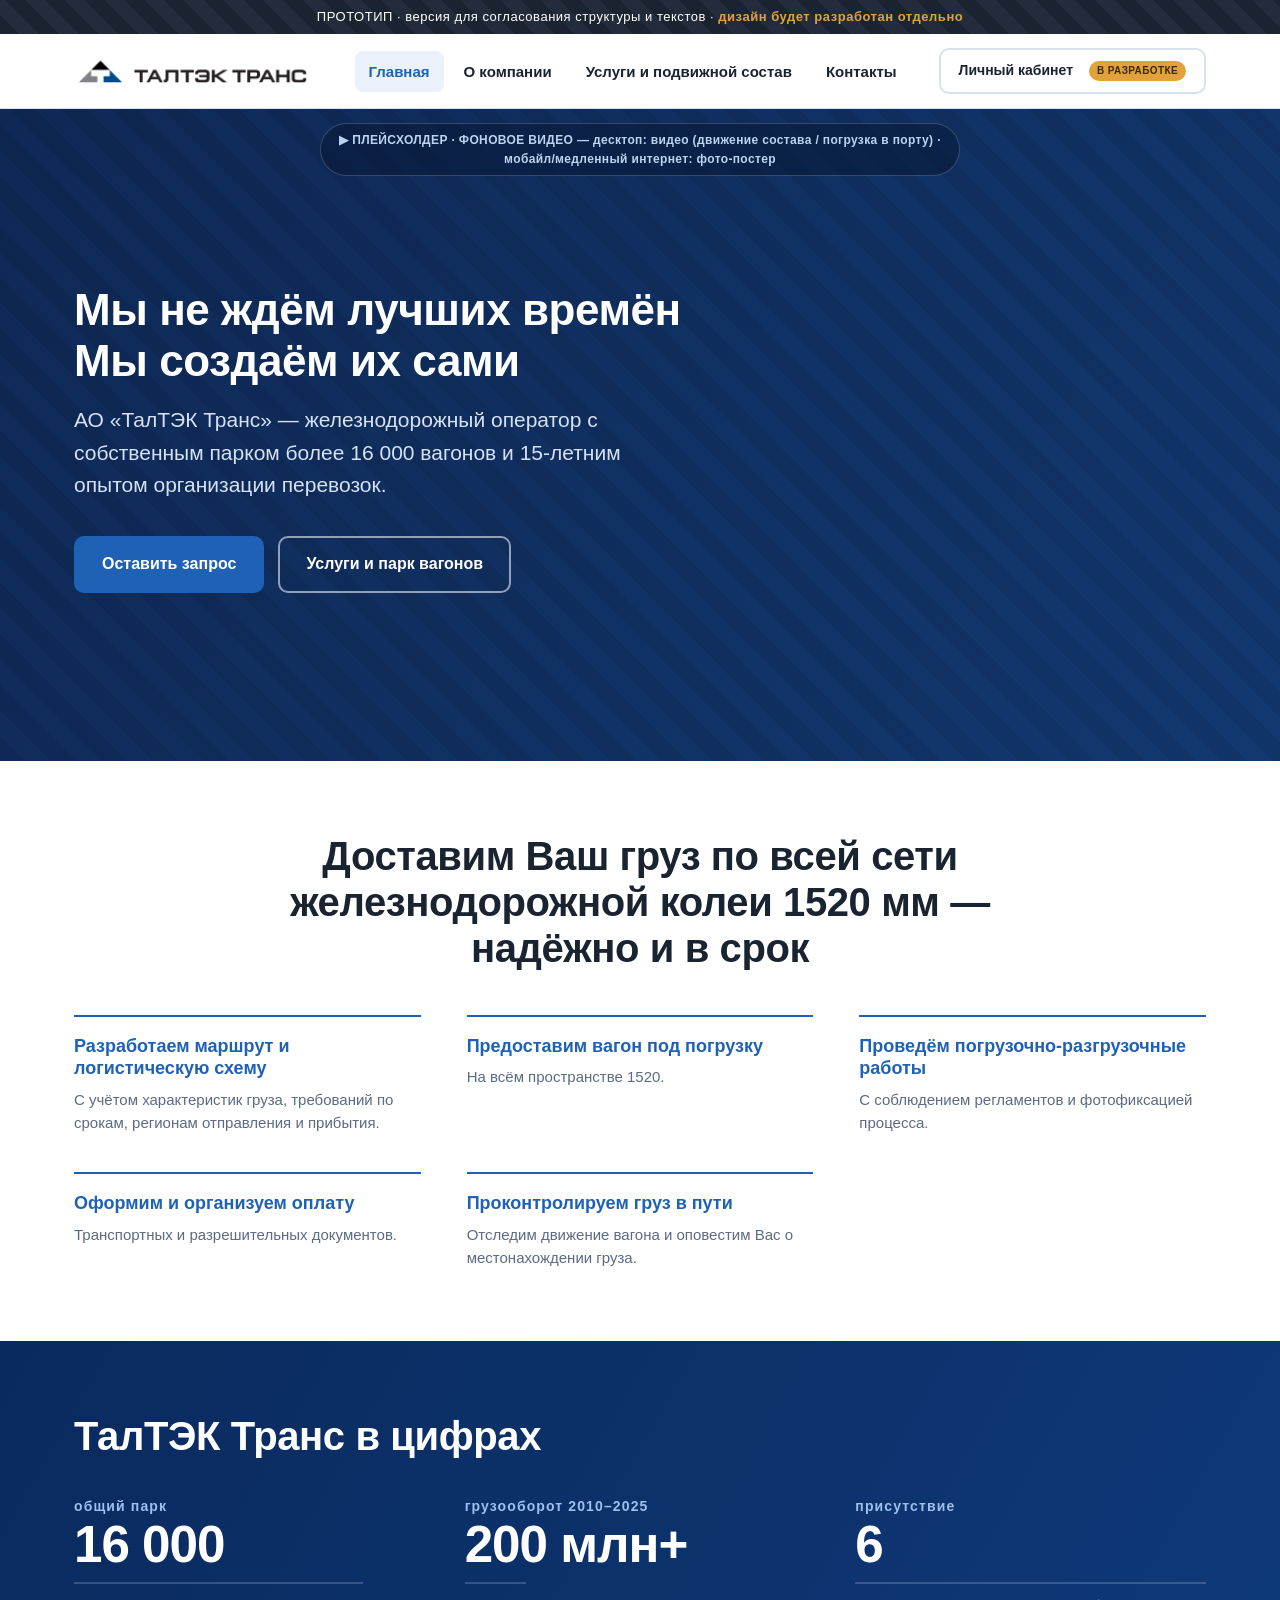
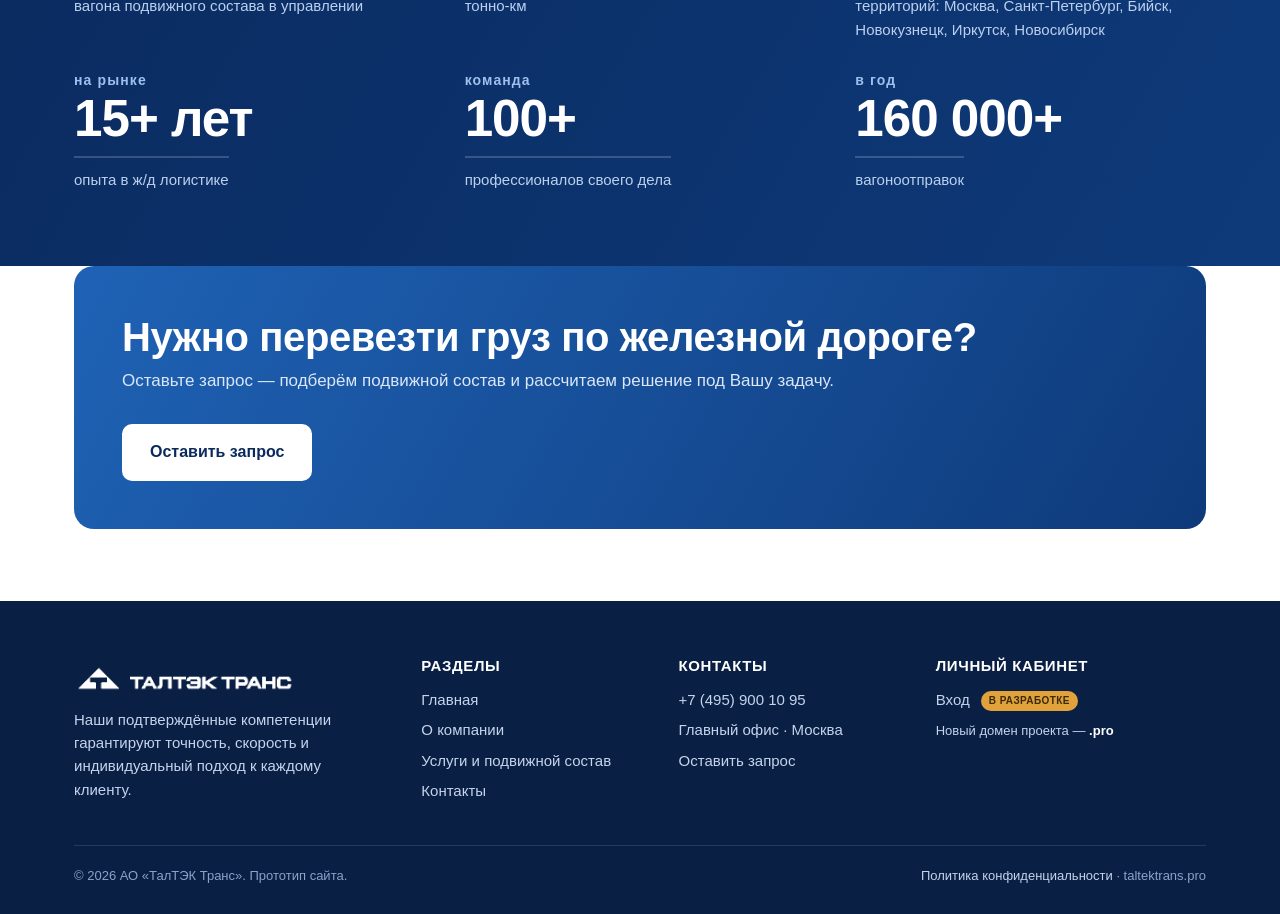
<file: index.html>
<!DOCTYPE html>
<html lang="ru">
<head>
<meta charset="UTF-8">
<meta name="viewport" content="width=device-width, initial-scale=1">
<title>ТалТЭК Транс — железнодорожный оператор · ПРОТОТИП</title>
<link rel="stylesheet" href="assets/styles.css">
</head>
<body>

<div class="proto-bar">ПРОТОТИП · версия для согласования структуры и текстов · <b>дизайн будет разработан отдельно</b></div>

<!-- ХЕДЕР -->
<header class="header">
  <div class="container row">
    <a class="brand" href="index.html">
      <img class="logo" src="assets/logo-trans.png" alt="ТалТЭК Транс" width="486" height="61">
    </a>
    <button class="burger" aria-label="Меню"><span></span><span></span><span></span></button>
    <nav class="nav">
      <a class="active" href="index.html">Главная</a>
      <a href="about.html">О компании</a>
      <a href="services.html">Услуги и подвижной состав</a>
      <a href="contacts.html">Контакты</a>
    </nav>
    <div class="tools">
      <a class="btn btn-outline btn-sm lk" href="#" data-stub="Личный кабинет — в стадии разработки.">Личный кабинет<span class="badge">в разработке</span></a>
    </div>
  </div>
</header>

<!-- HERO -->
<section class="hero">
  <div class="ph"></div>
  <div class="hero-cap">▶ ПЛЕЙСХОЛДЕР · ФОНОВОЕ ВИДЕО — десктоп: видео (движение состава / погрузка в порту) · мобайл/медленный интернет: фото-постер</div>
  <div class="container">
    <div class="inner">
      <h1>Мы не ждём лучших времён<br>Мы создаём их сами</h1>
      <p>АО «ТалТЭК Транс» — железнодорожный оператор с собственным парком более 16&nbsp;000 вагонов и 15-летним опытом организации перевозок.</p>
      <div class="cta">
        <a class="btn btn-primary" href="contacts.html#form">Оставить запрос</a>
        <a class="btn btn-ghost" href="services.html">Услуги и парк вагонов</a>
      </div>
    </div>
  </div>
</section>

<!-- ЧТО МЫ ДЕЛАЕМ -->
<section>
  <div class="container">
    <div class="center narrow" style="margin:0 auto 12px">
      <span class="eyebrow">Перевозка «под ключ»</span>
      <h2>Доставим Ваш груз по всей сети железнодорожной колеи 1520 мм — надёжно и в&nbsp;срок</h2>
    </div>
    <div class="route">
      <div class="rstep">
        <div class="rtitle">Разработаем маршрут и логистическую схему</div>
        <div class="rdesc">С учётом характеристик груза, требований по срокам, регионам отправления и прибытия.</div>
      </div>
      <div class="rstep">
        <div class="rtitle">Предоставим вагон под погрузку</div>
        <div class="rdesc">На всём пространстве 1520.</div>
      </div>
      <div class="rstep">
        <div class="rtitle">Проведём погрузочно-разгрузочные работы</div>
        <div class="rdesc">С соблюдением регламентов и фотофиксацией процесса.</div>
      </div>
      <div class="rstep">
        <div class="rtitle">Оформим и организуем оплату</div>
        <div class="rdesc">Транспортных и разрешительных документов.</div>
      </div>
      <div class="rstep">
        <div class="rtitle">Проконтролируем груз в пути</div>
        <div class="rdesc">Отследим движение вагона и оповестим Вас о местонахождении груза.</div>
      </div>
    </div>
  </div>
</section>

<!-- ЦИФРЫ (тизер) -->
<section class="section-navy">
  <div class="container">
    <span class="eyebrow" style="color:#9fc0ee">Коротко о масштабе</span>
    <h2>ТалТЭК Транс в цифрах</h2>
    <div class="stats mt40">
      <div class="stat"><div class="num"><span class="u">общий парк</span>16 000</div><div class="lbl">вагона подвижного состава в управлении</div></div>
      <div class="stat"><div class="num"><span class="u">грузооборот 2010–2025</span>200 млн+</div><div class="lbl">тонно-км</div></div>
      <div class="stat"><div class="num"><span class="u">присутствие</span>6</div><div class="lbl">территорий: Москва, Санкт-Петербург, Бийск, Новокузнецк, Иркутск, Новосибирск</div></div>
      <div class="stat"><div class="num"><span class="u">на рынке</span>15+ лет</div><div class="lbl">опыта в ж/д логистике</div></div>
      <div class="stat"><div class="num"><span class="u">команда</span>100+</div><div class="lbl">профессионалов своего дела</div></div>
      <div class="stat"><div class="num"><span class="u">в год</span>160 000+</div><div class="lbl">вагоноотправок</div></div>
    </div>
  </div>
</section>

<!-- CTA -->
<section style="padding-top:0">
  <div class="container">
    <div class="cta-band">
      <div>
        <h2>Нужно перевезти груз по железной дороге?</h2>
        <p>Оставьте запрос — подберём подвижной состав и рассчитаем решение под Вашу задачу.</p>
      </div>
      <a class="btn btn-primary" style="background:#fff;color:var(--navy)" href="contacts.html#form">Оставить запрос</a>
    </div>
  </div>
</section>

<!-- ФУТЕР -->
<footer class="footer">
  <div class="container">
    <div class="cols">
      <div>
        <a class="brand" href="index.html"><img class="logo" src="assets/logo-white.png" alt="ТалТЭК Транс" width="486" height="61"></a>
        <p style="margin-top:16px;max-width:280px">Наши подтверждённые компетенции гарантируют точность, скорость и индивидуальный подход к каждому клиенту.</p>
      </div>
      <div>
        <h4>Разделы</h4>
        <a href="index.html">Главная</a>
        <a href="about.html">О компании</a>
        <a href="services.html">Услуги и подвижной состав</a>
        <a href="contacts.html">Контакты</a>
      </div>
      <div>
        <h4>Контакты</h4>
        <a href="tel:+74959001095">+7 (495) 900 10 95</a>
        <a href="#" data-stub="Это прототип — переход к карте/сайту будет на готовом сайте.">Главный офис · Москва</a>
        <a href="contacts.html#form">Оставить запрос</a>
      </div>
      <div>
        <h4>Личный кабинет</h4>
        <a href="#" data-stub="Личный кабинет — в стадии разработки.">Вход <span class="badge">в разработке</span></a>
        <p style="margin-top:10px;font-size:13px">Новый домен проекта — <b style="color:#fff">.pro</b></p>
      </div>
    </div>
    <div class="bottom">
      <span>© 2026 АО «ТалТЭК Транс». Прототип сайта.</span>
      <span><a href="#" data-stub="Заглушка прототипа." style="display:inline">Политика конфиденциальности</a> · taltektrans.pro</span>
    </div>
  </div>
</footer>

<script src="assets/script.js"></script>
</body>
</html>
</file>
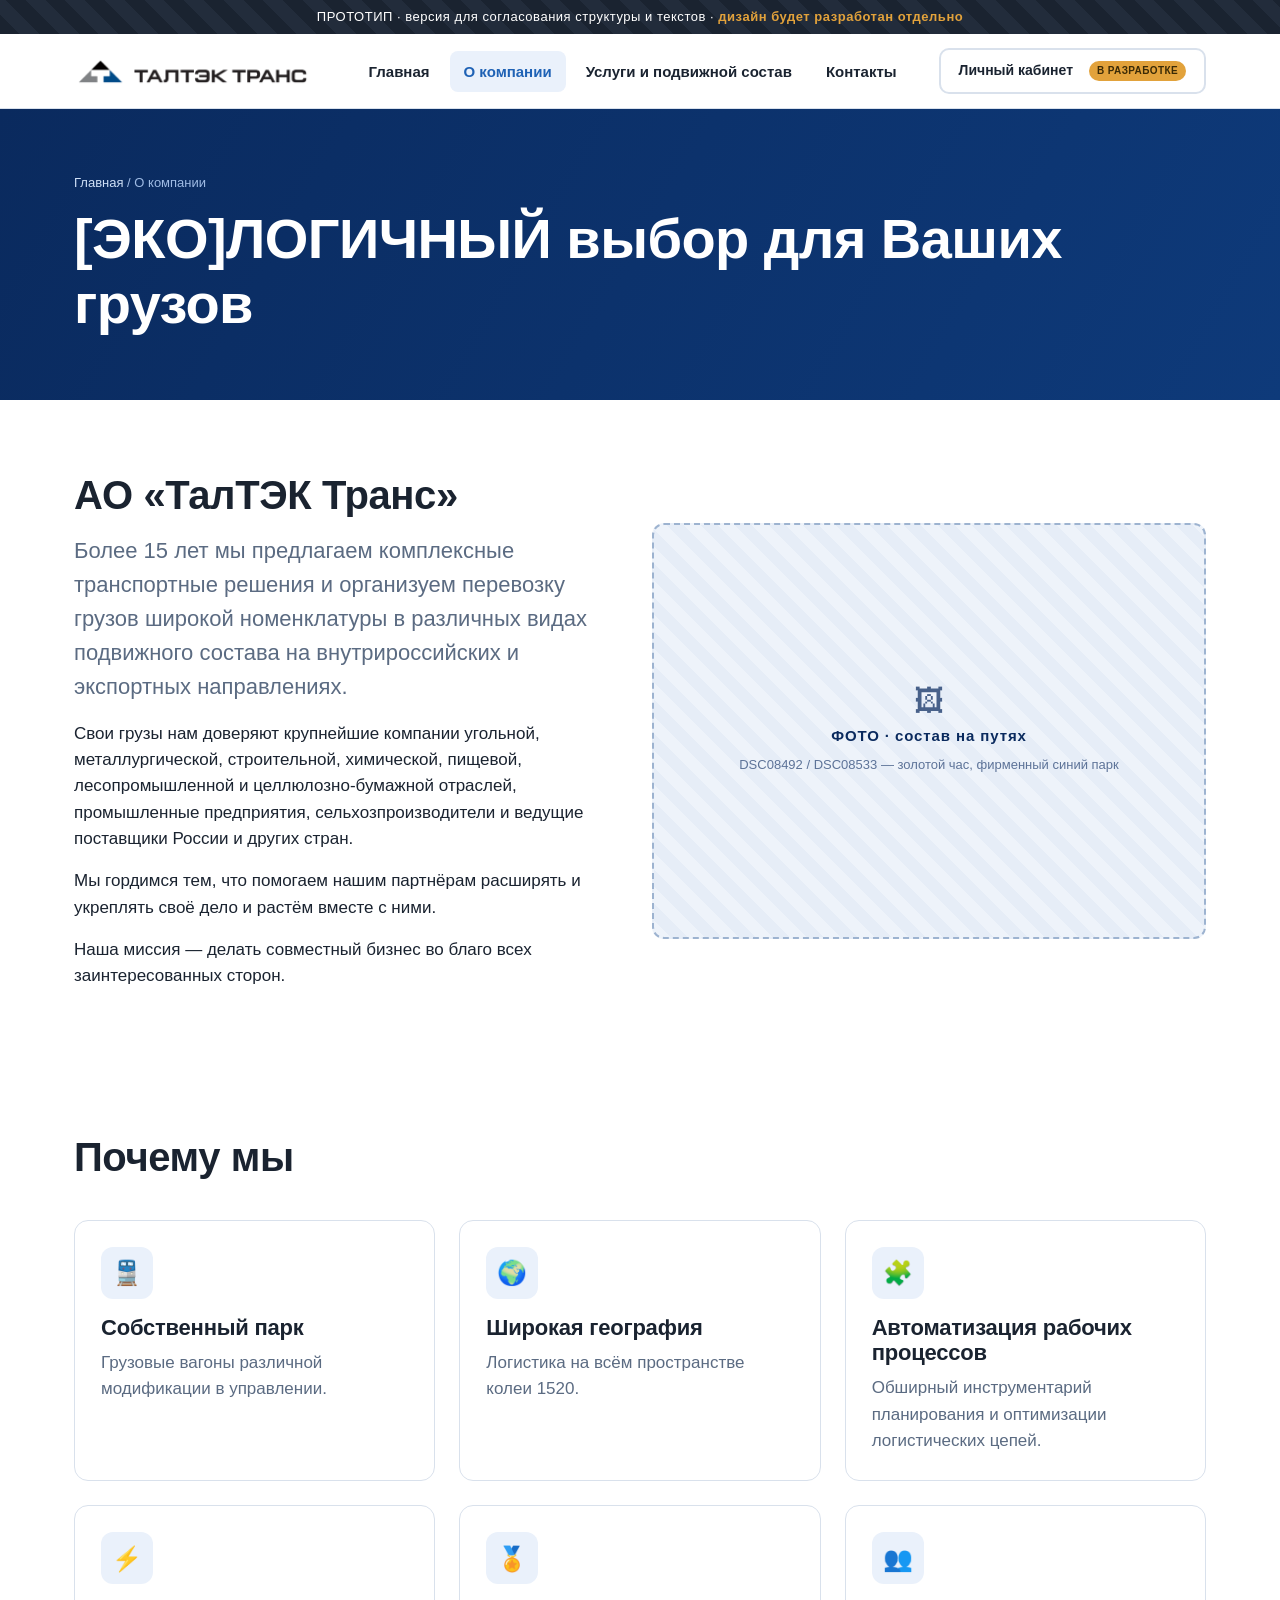
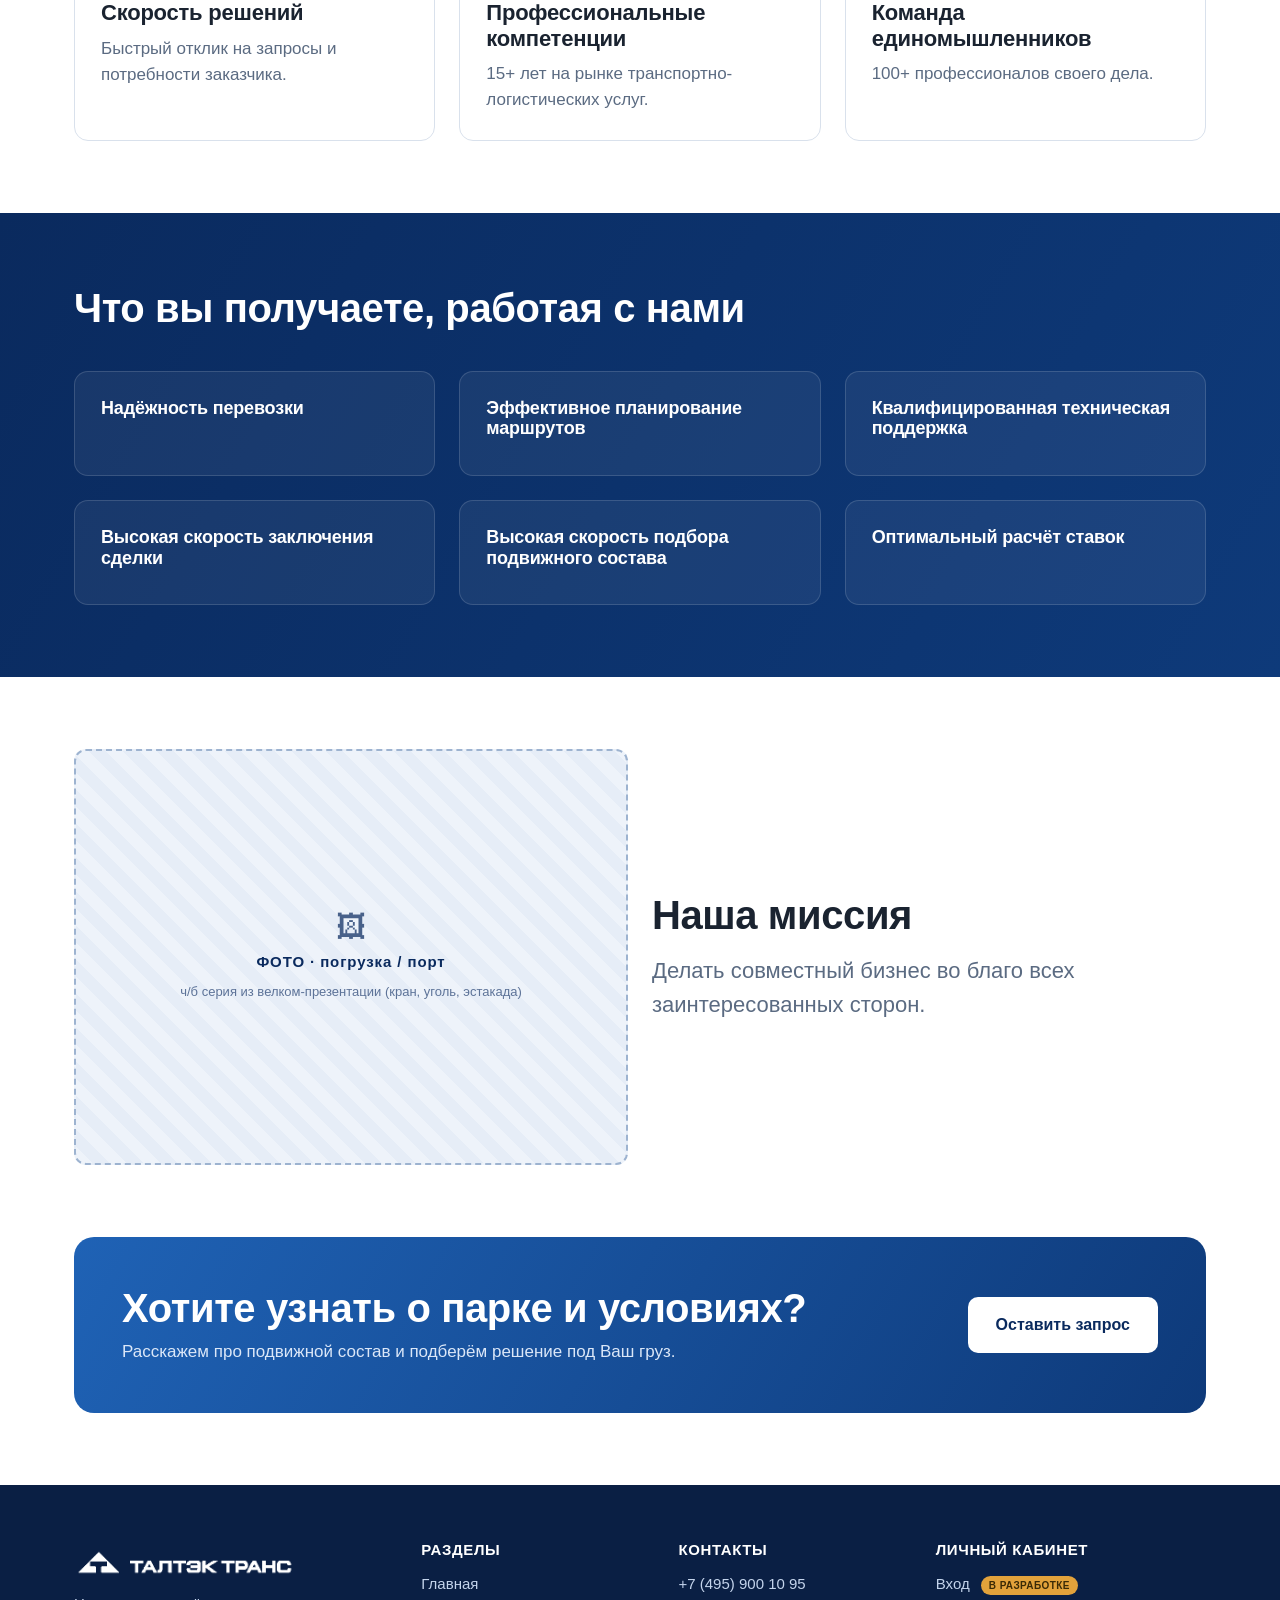
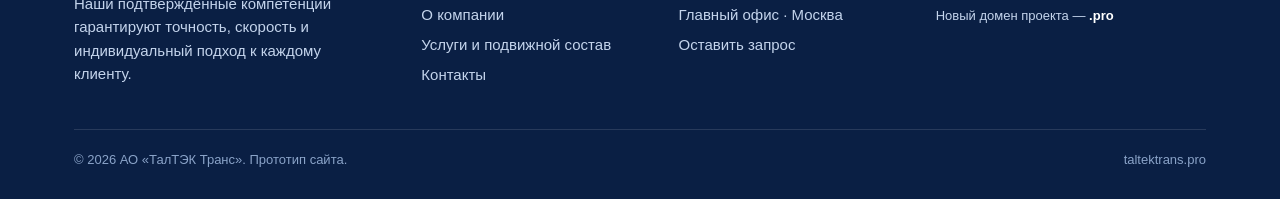
<file: about.html>
<!DOCTYPE html>
<html lang="ru">
<head>
<meta charset="UTF-8">
<meta name="viewport" content="width=device-width, initial-scale=1">
<title>О компании — ТалТЭК Транс · ПРОТОТИП</title>
<link rel="stylesheet" href="assets/styles.css">
</head>
<body>

<div class="proto-bar">ПРОТОТИП · версия для согласования структуры и текстов · <b>дизайн будет разработан отдельно</b></div>

<header class="header">
  <div class="container row">
    <a class="brand" href="index.html">
      <img class="logo" src="assets/logo-trans.png" alt="ТалТЭК Транс" width="486" height="61">
    </a>
    <button class="burger" aria-label="Меню"><span></span><span></span><span></span></button>
    <nav class="nav">
      <a href="index.html">Главная</a>
      <a class="active" href="about.html">О компании</a>
      <a href="services.html">Услуги и подвижной состав</a>
      <a href="contacts.html">Контакты</a>
    </nav>
    <div class="tools">
      <a class="btn btn-outline btn-sm lk" href="#" data-stub="Личный кабинет — в стадии разработки.">Личный кабинет<span class="badge">в разработке</span></a>
    </div>
  </div>
</header>

<section class="phero">
  <div class="container">
    <div class="crumbs"><a href="index.html">Главная</a> / О компании</div>
    <h1>[ЭКО]ЛОГИЧНЫЙ выбор для Ваших грузов</h1>
  </div>
</section>

<!-- ИНТРО -->
<section>
  <div class="container">
    <div class="grid g2" style="align-items:center">
      <div>
        <span class="eyebrow">О компании</span>
        <h2>АО «ТалТЭК Транс»</h2>
        <p class="lead mt16">Более 15 лет мы предлагаем комплексные транспортные решения и организуем перевозку грузов широкой номенклатуры в различных видах подвижного состава на внутрироссийских и экспортных направлениях.</p>
        <p class="mt16">Свои грузы нам доверяют крупнейшие компании угольной, металлургической, строительной, химической, пищевой, лесопромышленной и целлюлозно-бумажной отраслей, промышленные предприятия, сельхозпроизводители и ведущие поставщики России и других стран.</p>
        <p class="mt16">Мы гордимся тем, что помогаем нашим партнёрам расширять и укреплять своё дело и растём вместе с ними.</p>
        <p class="mt16">Наша миссия — делать совместный бизнес во благо всех заинтересованных сторон.</p>
      </div>
      <div class="ph ratio-4x3"><div class="ico">🖼</div><div class="tag">ФОТО · состав на путях</div><div class="sub">DSC08492 / DSC08533 — золотой час, фирменный синий парк</div></div>
    </div>
  </div>
</section>

<!-- ПОЧЕМУ МЫ -->
<section>
  <div class="container">
    <h2>Почему мы</h2>
    <div class="grid g3 mt40">
      <div class="card"><div class="ico-circle">🚆</div><h3>Собственный парк</h3><p class="muted">Грузовые вагоны различной модификации в управлении.</p></div>
      <div class="card"><div class="ico-circle">🌍</div><h3>Широкая география</h3><p class="muted">Логистика на всём пространстве колеи 1520.</p></div>
      <div class="card"><div class="ico-circle">🧩</div><h3>Автоматизация рабочих процессов</h3><p class="muted">Обширный инструментарий планирования и оптимизации логистических цепей.</p></div>
      <div class="card"><div class="ico-circle">⚡</div><h3>Скорость решений</h3><p class="muted">Быстрый отклик на запросы и потребности заказчика.</p></div>
      <div class="card"><div class="ico-circle">🏅</div><h3>Профессиональные компетенции</h3><p class="muted">15+ лет на рынке транспортно-логистических услуг.</p></div>
      <div class="card"><div class="ico-circle">👥</div><h3>Команда единомышленников</h3><p class="muted">100+ профессионалов своего дела.</p></div>
    </div>
  </div>
</section>

<!-- ГАРАНТИИ (перенесено со страницы «Услуги») -->
<section class="section-navy">
  <div class="container">
    <span class="eyebrow" style="color:#9fc0ee">Гарантии</span>
    <h2>Что вы получаете, работая с нами</h2>
    <div class="grid g3 mt40">
      <div class="card" style="background:rgba(255,255,255,.06);border-color:rgba(255,255,255,.14);color:#fff"><h3 style="color:#fff;font-size:18px">Надёжность перевозки</h3></div>
      <div class="card" style="background:rgba(255,255,255,.06);border-color:rgba(255,255,255,.14);color:#fff"><h3 style="color:#fff;font-size:18px">Эффективное планирование маршрутов</h3></div>
      <div class="card" style="background:rgba(255,255,255,.06);border-color:rgba(255,255,255,.14);color:#fff"><h3 style="color:#fff;font-size:18px">Квалифицированная техническая поддержка</h3></div>
      <div class="card" style="background:rgba(255,255,255,.06);border-color:rgba(255,255,255,.14);color:#fff"><h3 style="color:#fff;font-size:18px">Высокая скорость заключения сделки</h3></div>
      <div class="card" style="background:rgba(255,255,255,.06);border-color:rgba(255,255,255,.14);color:#fff"><h3 style="color:#fff;font-size:18px">Высокая скорость подбора подвижного состава</h3></div>
      <div class="card" style="background:rgba(255,255,255,.06);border-color:rgba(255,255,255,.14);color:#fff"><h3 style="color:#fff;font-size:18px">Оптимальный расчёт ставок</h3></div>
    </div>
  </div>
</section>

<!-- МИССИЯ -->
<section>
  <div class="container">
    <div class="grid g2" style="align-items:center">
      <div class="ph ratio-4x3"><div class="ico">🖼</div><div class="tag">ФОТО · погрузка / порт</div><div class="sub">ч/б серия из велком-презентации (кран, уголь, эстакада)</div></div>
      <div>
        <span class="eyebrow">Миссия и ценности</span>
        <h2>Наша миссия</h2>
        <p class="lead mt16">Делать совместный бизнес во благо всех заинтересованных сторон.</p>
      </div>
    </div>
  </div>
</section>

<section style="padding-top:0">
  <div class="container">
    <div class="cta-band">
      <div><h2>Хотите узнать о парке и условиях?</h2><p>Расскажем про подвижной состав и подберём решение под Ваш груз.</p></div>
      <a class="btn btn-primary" style="background:#fff;color:var(--navy)" href="contacts.html#form">Оставить запрос</a>
    </div>
  </div>
</section>

<footer class="footer">
  <div class="container">
    <div class="cols">
      <div>
        <a class="brand" href="index.html"><img class="logo" src="assets/logo-white.png" alt="ТалТЭК Транс" width="486" height="61"></a>
        <p style="margin-top:16px;max-width:280px">Наши подтверждённые компетенции гарантируют точность, скорость и индивидуальный подход к каждому клиенту.</p>
      </div>
      <div><h4>Разделы</h4><a href="index.html">Главная</a><a href="about.html">О компании</a><a href="services.html">Услуги и подвижной состав</a><a href="contacts.html">Контакты</a></div>
      <div><h4>Контакты</h4><a href="tel:+74959001095">+7 (495) 900 10 95</a><a href="#" data-stub="Заглушка прототипа.">Главный офис · Москва</a><a href="contacts.html#form">Оставить запрос</a></div>
      <div><h4>Личный кабинет</h4><a href="#" data-stub="Личный кабинет — в стадии разработки.">Вход <span class="badge">в разработке</span></a><p style="margin-top:10px;font-size:13px">Новый домен проекта — <b style="color:#fff">.pro</b></p></div>
    </div>
    <div class="bottom"><span>© 2026 АО «ТалТЭК Транс». Прототип сайта.</span><span>taltektrans.pro</span></div>
  </div>
</footer>

<script src="assets/script.js"></script>
</body>
</html>
</file>
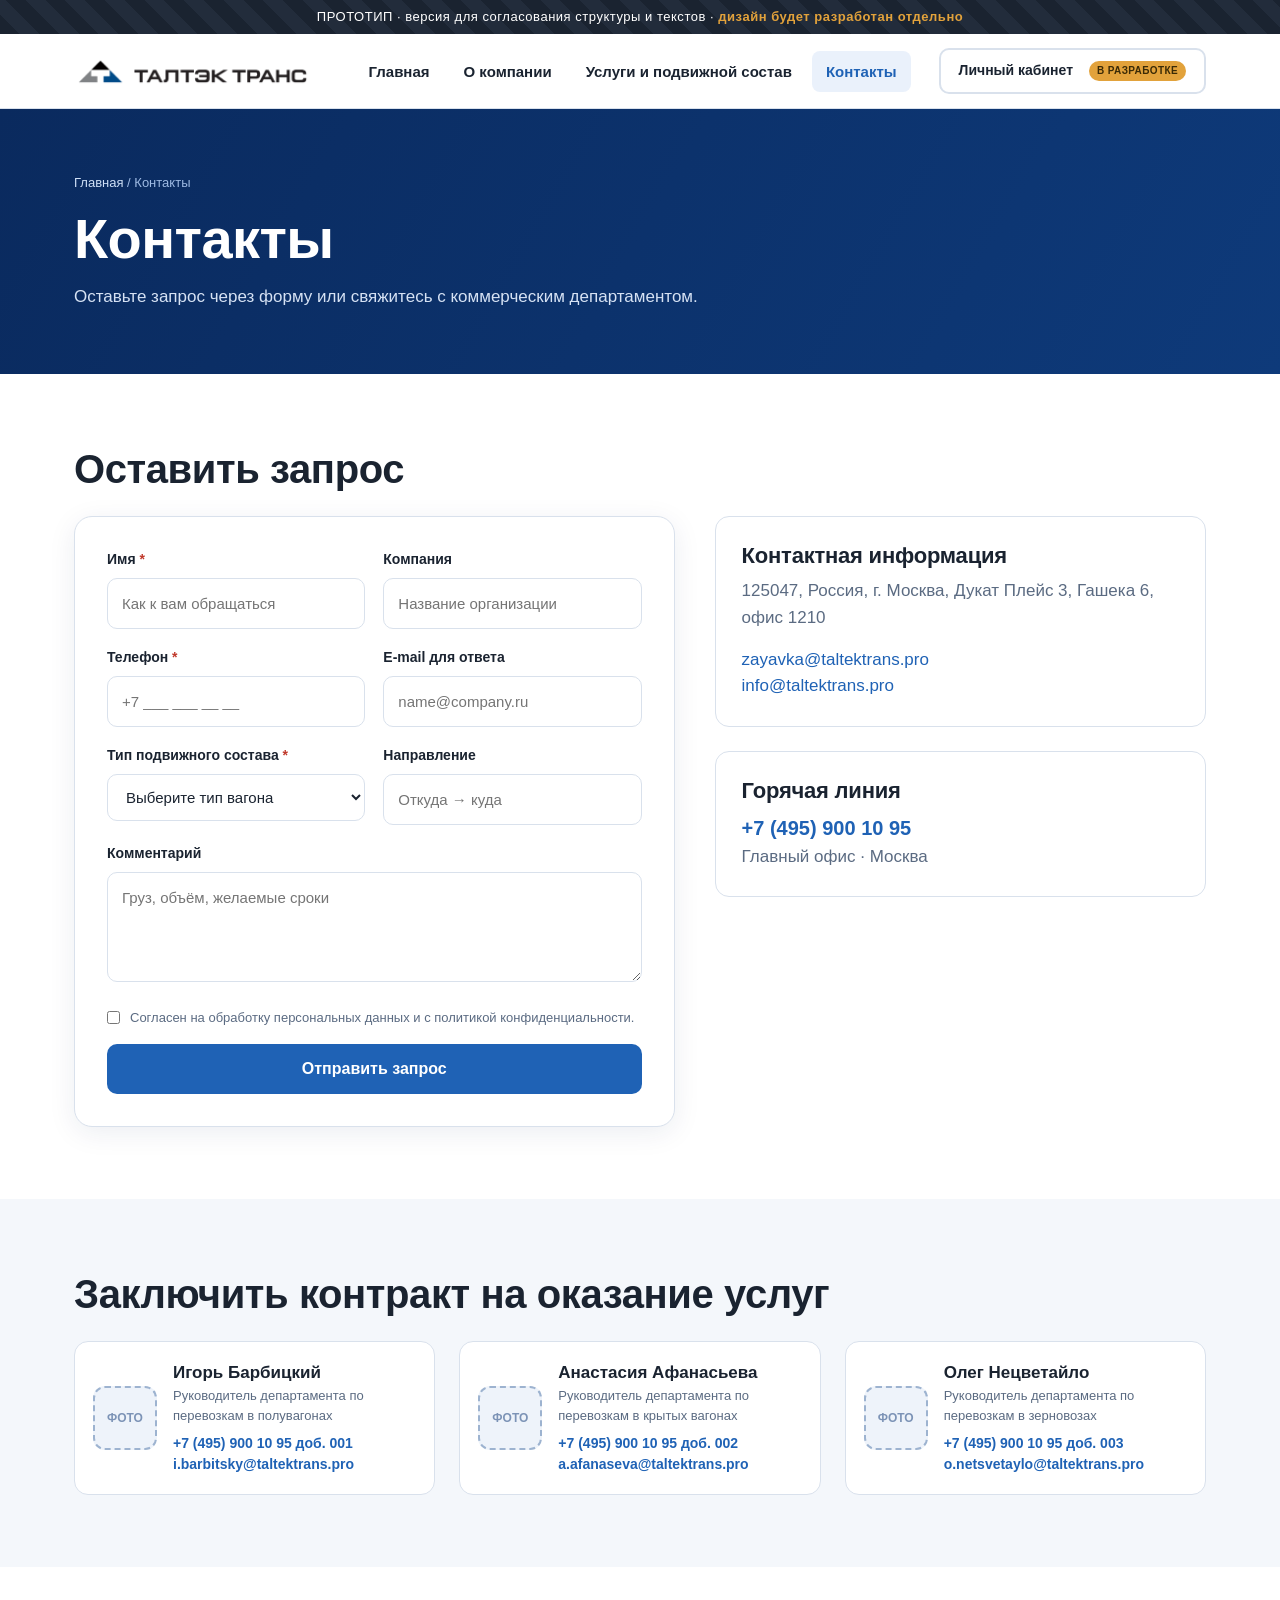
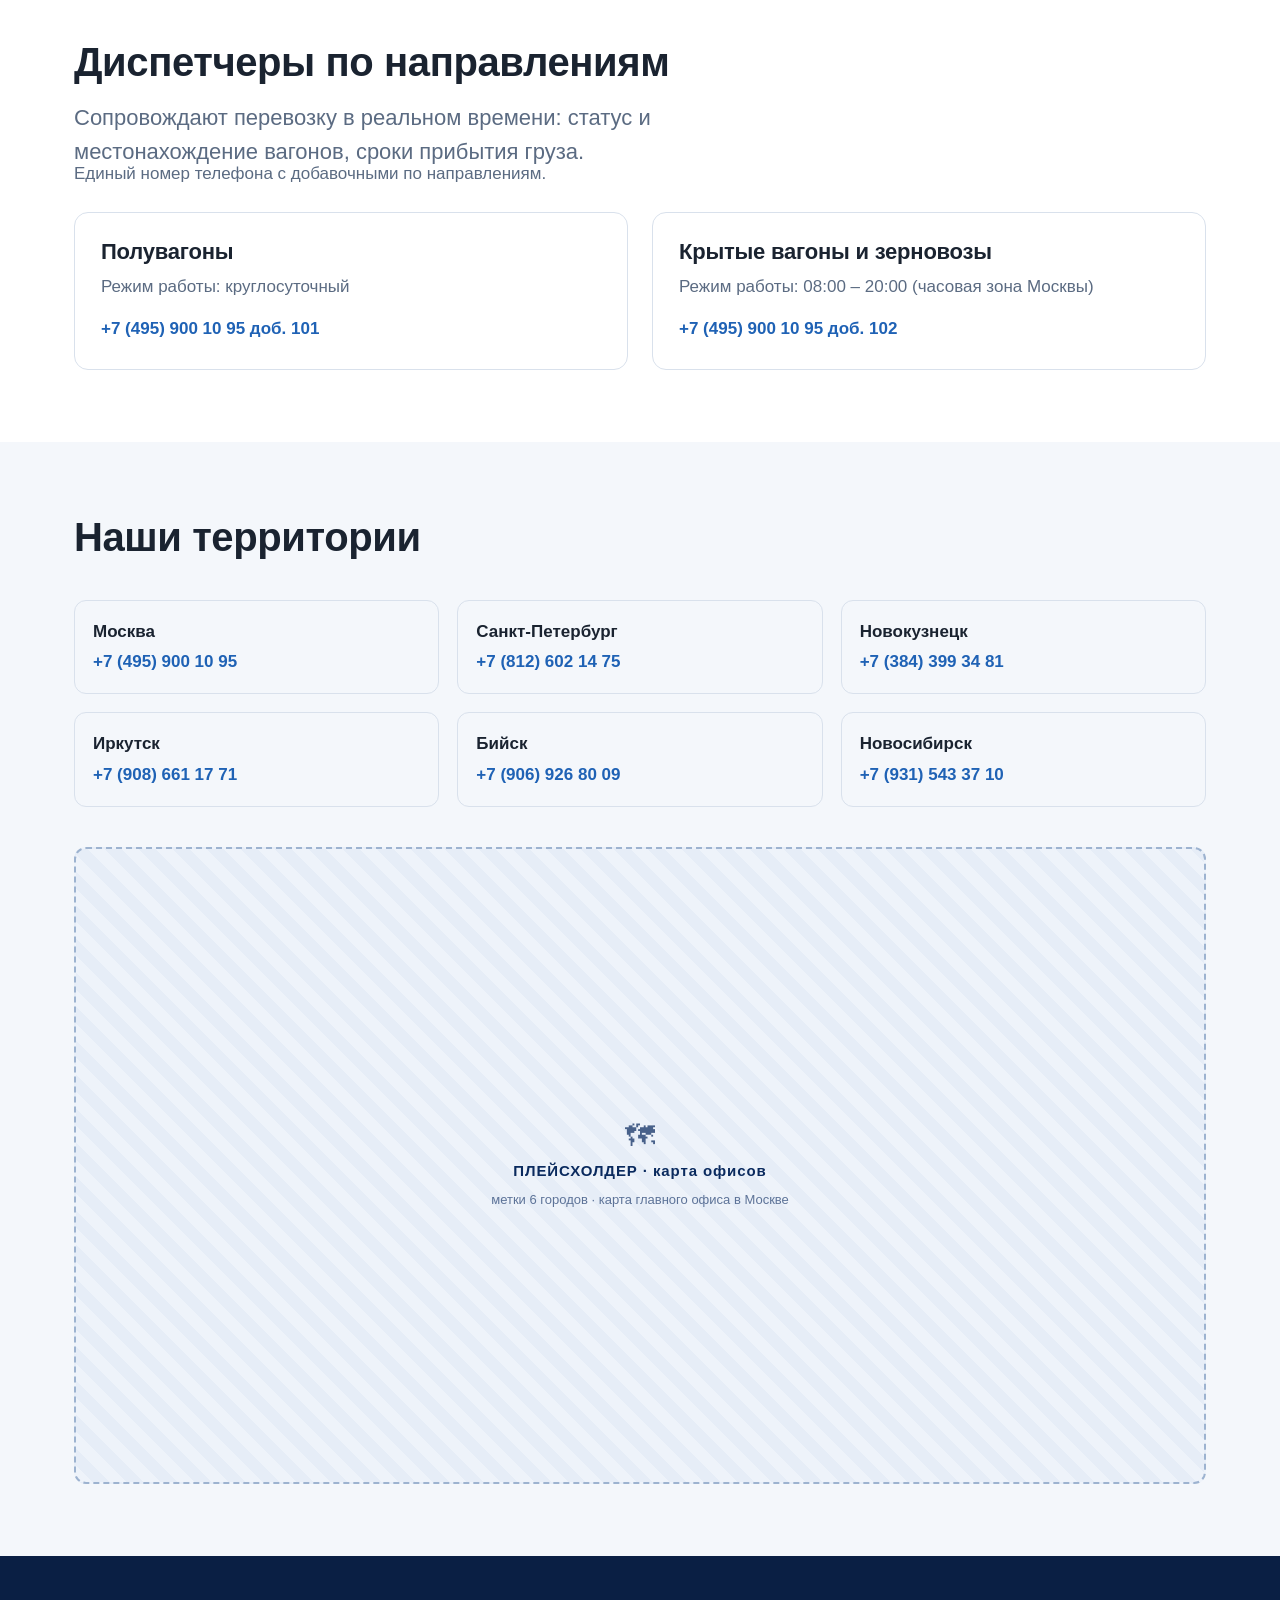
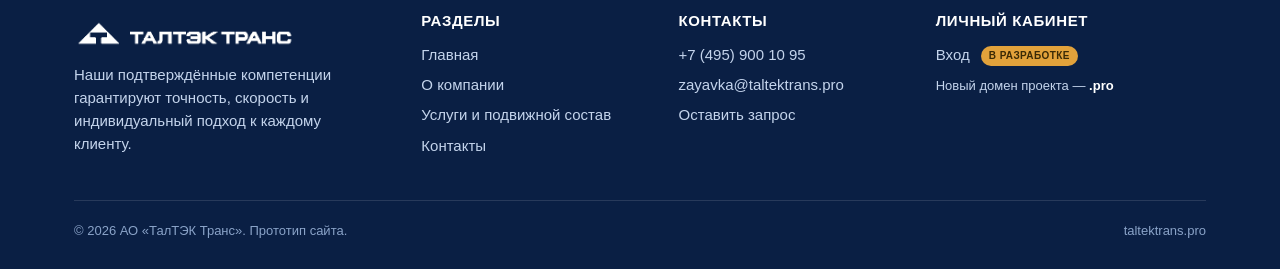
<file: contacts.html>
<!DOCTYPE html>
<html lang="ru">
<head>
<meta charset="UTF-8">
<meta name="viewport" content="width=device-width, initial-scale=1">
<title>Контакты — ТалТЭК Транс · ПРОТОТИП</title>
<link rel="stylesheet" href="assets/styles.css">
</head>
<body>

<div class="proto-bar">ПРОТОТИП · версия для согласования структуры и текстов · <b>дизайн будет разработан отдельно</b></div>

<header class="header">
  <div class="container row">
    <a class="brand" href="index.html">
      <img class="logo" src="assets/logo-trans.png" alt="ТалТЭК Транс" width="486" height="61">
    </a>
    <button class="burger" aria-label="Меню"><span></span><span></span><span></span></button>
    <nav class="nav">
      <a href="index.html">Главная</a>
      <a href="about.html">О компании</a>
      <a href="services.html">Услуги и подвижной состав</a>
      <a class="active" href="contacts.html">Контакты</a>
    </nav>
    <div class="tools">
      <a class="btn btn-outline btn-sm lk" href="#" data-stub="Личный кабинет — в стадии разработки.">Личный кабинет<span class="badge">в разработке</span></a>
    </div>
  </div>
</header>

<section class="phero">
  <div class="container">
    <div class="crumbs"><a href="index.html">Главная</a> / Контакты</div>
    <h1>Контакты</h1>
    <p>Оставьте запрос через форму или свяжитесь с коммерческим департаментом.</p>
  </div>
</section>

<!-- ФОРМА -->
<section id="form">
  <div class="container">
    <span class="eyebrow">Обращение</span>
    <h2>Оставить запрос</h2>

    <div class="form-wrap mt24">
      <form class="form" id="request-form">
        <div class="f2">
          <div class="field"><label>Имя <span class="req">*</span></label><input type="text" placeholder="Как к вам обращаться" required></div>
          <div class="field"><label>Компания</label><input type="text" placeholder="Название организации"></div>
        </div>
        <div class="f2">
          <div class="field"><label>Телефон <span class="req">*</span></label><input type="tel" placeholder="+7 ___ ___ __ __" required></div>
          <div class="field"><label>E-mail для ответа</label><input type="email" placeholder="name@company.ru"></div>
        </div>
        <div class="f2">
          <div class="field">
            <label>Тип подвижного состава <span class="req">*</span></label>
            <select required>
              <option value="" selected disabled>Выберите тип вагона</option>
              <option>Полувагон</option>
              <option>Крытый вагон</option>
              <option>Хоппер-зерновоз</option>
              <option>Не знаю / нужна консультация</option>
            </select>
          </div>
          <div class="field"><label>Направление</label><input type="text" placeholder="Откуда → куда"></div>
        </div>
        <div class="field"><label>Комментарий</label><textarea placeholder="Груз, объём, желаемые сроки"></textarea></div>
        <label class="consent"><input type="checkbox" required> <span>Согласен на обработку персональных данных и с политикой конфиденциальности.</span></label>
        <button class="btn btn-primary mt16" type="submit" style="width:100%;justify-content:center">Отправить запрос</button>
      </form>

      <div id="form-ok" hidden class="form" style="text-align:center">
        <div style="font-size:40px">✅</div>
        <h3 class="mt16">Запрос отправлен</h3>
        <p class="muted mt8">Это демонстрация работы формы в прототипе. На готовом сайте запрос уйдёт ответственному менеджеру по выбранному типу вагона.</p>
      </div>

      <div>
        <div class="card">
          <h3>Контактная информация</h3>
          <p class="muted mt8">125047, Россия, г. Москва, Дукат Плейс 3, Гашека 6, офис 1210</p>
          <p class="mt16" style="font-size:17px"><a href="mailto:zayavka@taltektrans.pro">zayavka@taltektrans.pro</a><br><a href="mailto:info@taltektrans.pro">info@taltektrans.pro</a></p>
        </div>
        <div class="card mt24">
          <h3>Горячая линия</h3>
          <p class="mt8" style="font-size:20px;font-weight:800;color:var(--blue)">+7 (495) 900 10 95</p>
          <p class="muted">Главный офис · Москва</p>
        </div>
      </div>
    </div>
  </div>
</section>

<!-- КОММЕРЧЕСКИЙ ДЕПАРТАМЕНТ -->
<section class="section-bg">
  <div class="container">
    <span class="eyebrow">Коммерческий департамент</span>
    <h2>Заключить контракт на оказание услуг</h2>
    <div class="grid g3 mt24">
      <div class="person">
        <div class="ava">ФОТО</div>
        <div>
          <div class="who">Игорь Барбицкий</div>
          <div class="role">Руководитель департамента по перевозкам в полувагонах</div>
          <div class="links"><a href="tel:+74959001095,001">+7 (495) 900 10 95 доб. 001</a><br><a href="mailto:i.barbitsky@taltektrans.pro">i.barbitsky@taltektrans.pro</a></div>
        </div>
      </div>
      <div class="person">
        <div class="ava">ФОТО</div>
        <div>
          <div class="who">Анастасия Афанасьева</div>
          <div class="role">Руководитель департамента по перевозкам в крытых вагонах</div>
          <div class="links"><a href="tel:+74959001095,002">+7 (495) 900 10 95 доб. 002</a><br><a href="mailto:a.afanaseva@taltektrans.pro">a.afanaseva@taltektrans.pro</a></div>
        </div>
      </div>
      <div class="person">
        <div class="ava">ФОТО</div>
        <div>
          <div class="who">Олег Нецветайло</div>
          <div class="role">Руководитель департамента по перевозкам в зерновозах</div>
          <div class="links"><a href="tel:+74959001095,003">+7 (495) 900 10 95 доб. 003</a><br><a href="mailto:o.netsvetaylo@taltektrans.pro">o.netsvetaylo@taltektrans.pro</a></div>
        </div>
      </div>
    </div>
  </div>
</section>

<!-- ДИСПЕТЧЕРЫ -->
<section>
  <div class="container">
    <span class="eyebrow">Диспетчерская служба</span>
    <h2>Диспетчеры по направлениям</h2>
    <p class="lead mt16 narrow">Сопровождают перевозку в реальном времени: статус и местонахождение вагонов, сроки прибытия груза.</p>
    <p class="muted" style="margin-top:-8px;margin-bottom:8px">Единый номер телефона с добавочными по направлениям.</p>
    <div class="grid g2 mt24">
      <div class="card">
        <h3>Полувагоны</h3>
        <p class="muted">Режим работы: круглосуточный</p>
        <p class="mt16" style="font-weight:700;color:var(--blue)"><a href="tel:+74959001095,101">+7 (495) 900 10 95 доб. 101</a></p>
      </div>
      <div class="card">
        <h3>Крытые вагоны и зерновозы</h3>
        <p class="muted">Режим работы: 08:00 – 20:00 (часовая зона Москвы)</p>
        <p class="mt16" style="font-weight:700;color:var(--blue)"><a href="tel:+74959001095,102">+7 (495) 900 10 95 доб. 102</a></p>
      </div>
    </div>
  </div>
</section>

<!-- ОФИСЫ -->
<section class="section-bg">
  <div class="container">
    <span class="eyebrow">Офисы и представительства</span>
    <h2>Наши территории</h2>
    <div class="offices mt40">
      <div class="office"><div class="city">Москва</div><div class="tel"><a href="tel:+74959001095">+7 (495) 900 10 95</a></div></div>
      <div class="office"><div class="city">Санкт-Петербург</div><div class="tel"><a href="tel:+78126021475">+7 (812) 602 14 75</a></div></div>
      <div class="office"><div class="city">Новокузнецк</div><div class="tel"><a href="tel:+73843993481">+7 (384) 399 34 81</a></div></div>
      <div class="office"><div class="city">Иркутск</div><div class="tel"><a href="tel:+79086611771">+7 (908) 661 17 71</a></div></div>
      <div class="office"><div class="city">Бийск</div><div class="tel"><a href="tel:+79069268009">+7 (906) 926 80 09</a></div></div>
      <div class="office"><div class="city">Новосибирск</div><div class="tel"><a href="tel:+79315433710">+7 (931) 543 37 10</a></div></div>
    </div>
    <div class="ph ratio-16x9 mt40"><div class="ico">🗺</div><div class="tag">ПЛЕЙСХОЛДЕР · карта офисов</div><div class="sub">метки 6 городов · карта главного офиса в Москве</div></div>
  </div>
</section>

<footer class="footer">
  <div class="container">
    <div class="cols">
      <div>
        <a class="brand" href="index.html"><img class="logo" src="assets/logo-white.png" alt="ТалТЭК Транс" width="486" height="61"></a>
        <p style="margin-top:16px;max-width:280px">Наши подтверждённые компетенции гарантируют точность, скорость и индивидуальный подход к каждому клиенту.</p>
      </div>
      <div><h4>Разделы</h4><a href="index.html">Главная</a><a href="about.html">О компании</a><a href="services.html">Услуги и подвижной состав</a><a href="contacts.html">Контакты</a></div>
      <div><h4>Контакты</h4><a href="tel:+74959001095">+7 (495) 900 10 95</a><a href="mailto:zayavka@taltektrans.pro">zayavka@taltektrans.pro</a><a href="contacts.html#form">Оставить запрос</a></div>
      <div><h4>Личный кабинет</h4><a href="#" data-stub="Личный кабинет — в стадии разработки.">Вход <span class="badge">в разработке</span></a><p style="margin-top:10px;font-size:13px">Новый домен проекта — <b style="color:#fff">.pro</b></p></div>
    </div>
    <div class="bottom"><span>© 2026 АО «ТалТЭК Транс». Прототип сайта.</span><span>taltektrans.pro</span></div>
  </div>
</footer>

<script src="assets/script.js"></script>
</body>
</html>
</file>
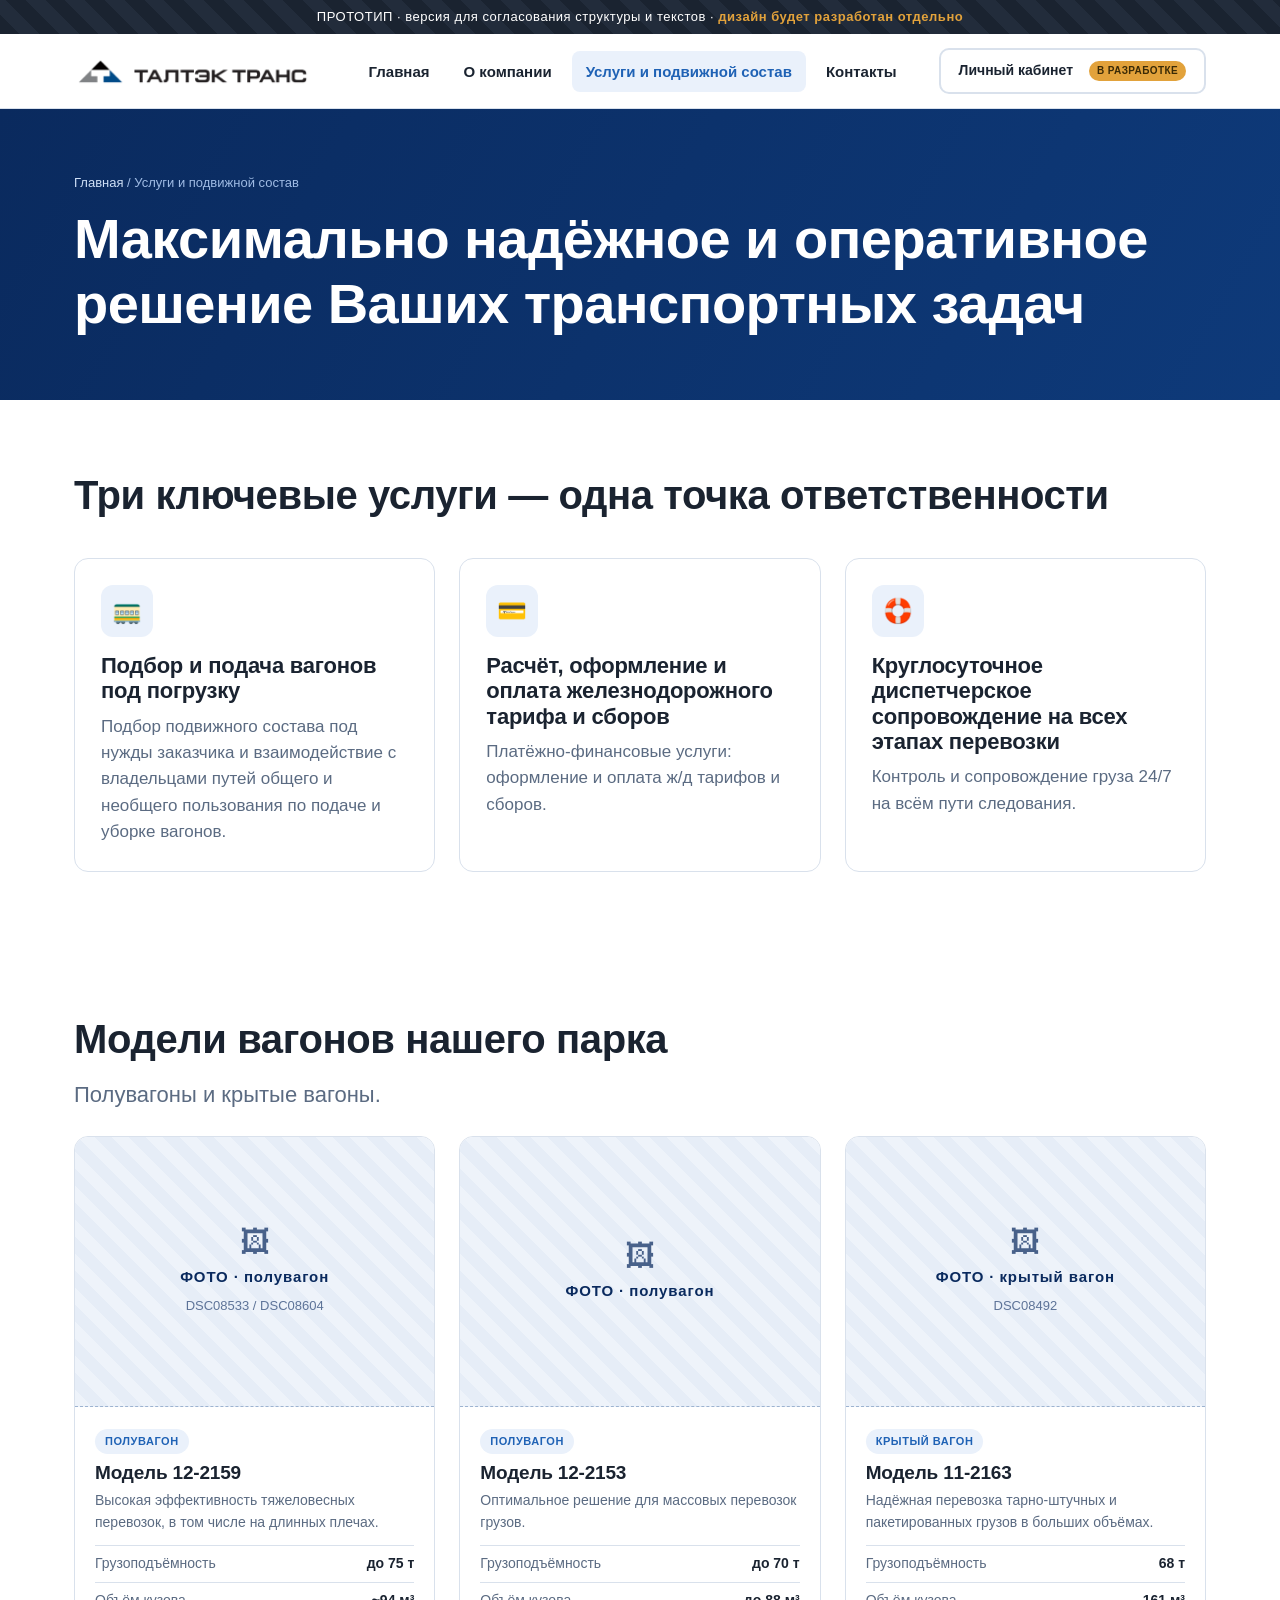
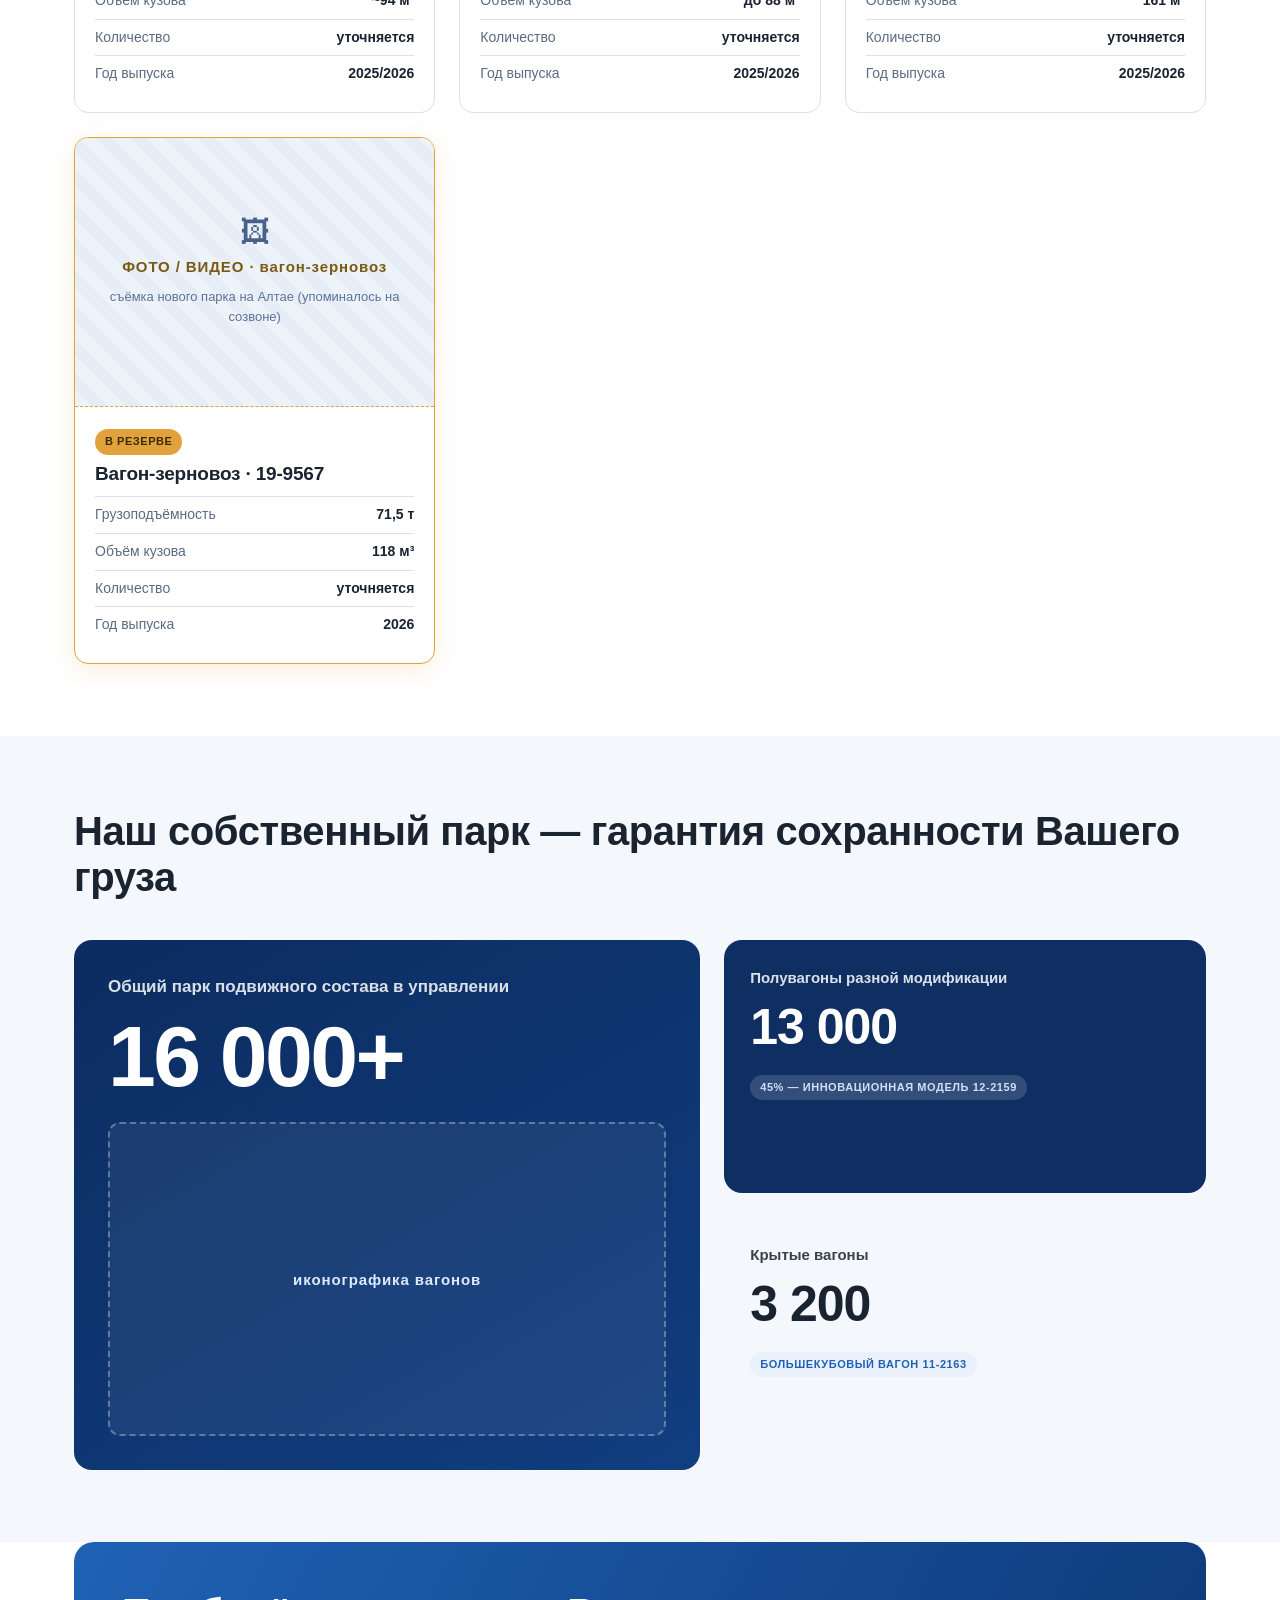
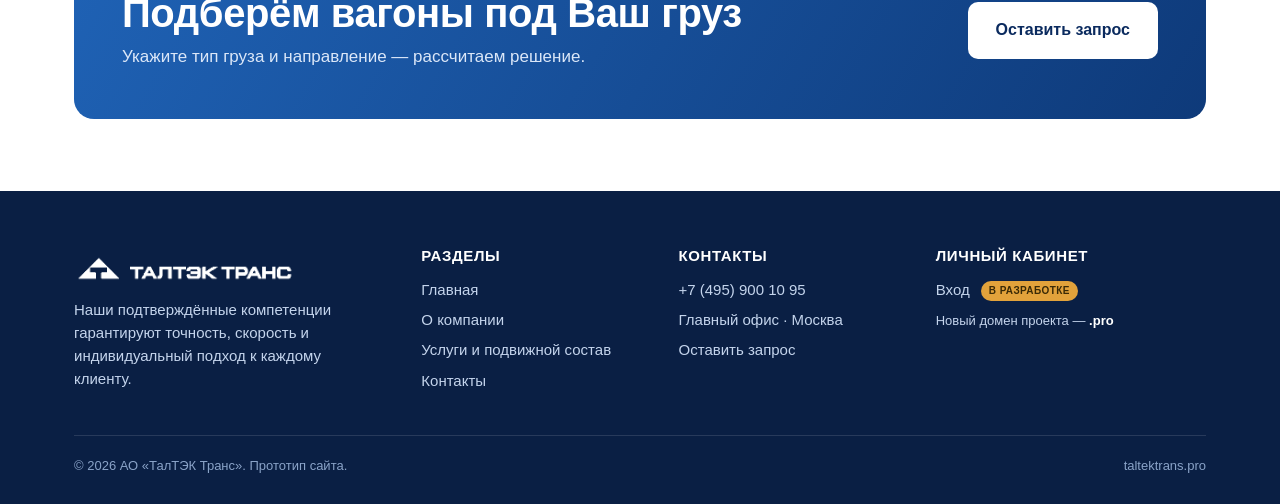
<file: services.html>
<!DOCTYPE html>
<html lang="ru">
<head>
<meta charset="UTF-8">
<meta name="viewport" content="width=device-width, initial-scale=1">
<title>Услуги и подвижной состав — ТалТЭК Транс · ПРОТОТИП</title>
<link rel="stylesheet" href="assets/styles.css">
</head>
<body>

<div class="proto-bar">ПРОТОТИП · версия для согласования структуры и текстов · <b>дизайн будет разработан отдельно</b></div>

<header class="header">
  <div class="container row">
    <a class="brand" href="index.html">
      <img class="logo" src="assets/logo-trans.png" alt="ТалТЭК Транс" width="486" height="61">
    </a>
    <button class="burger" aria-label="Меню"><span></span><span></span><span></span></button>
    <nav class="nav">
      <a href="index.html">Главная</a>
      <a href="about.html">О компании</a>
      <a class="active" href="services.html">Услуги и подвижной состав</a>
      <a href="contacts.html">Контакты</a>
    </nav>
    <div class="tools">
      <a class="btn btn-outline btn-sm lk" href="#" data-stub="Личный кабинет — в стадии разработки.">Личный кабинет<span class="badge">в разработке</span></a>
    </div>
  </div>
</header>

<section class="phero">
  <div class="container">
    <div class="crumbs"><a href="index.html">Главная</a> / Услуги и подвижной состав</div>
    <h1>Максимально надёжное и оперативное решение Ваших транспортных задач</h1>
  </div>
</section>

<!-- УСЛУГИ -->
<section>
  <div class="container">
    <span class="eyebrow">Наши услуги</span>
    <h2>Три ключевые услуги — одна точка ответственности</h2>
    <div class="grid g3 mt40">
      <div class="card">
        <div class="ico-circle">🚃</div>
        <h3>Подбор и подача вагонов под погрузку</h3>
        <p class="muted">Подбор подвижного состава под нужды заказчика и взаимодействие с владельцами путей общего и необщего пользования по подаче и уборке вагонов.</p>
      </div>
      <div class="card">
        <div class="ico-circle">💳</div>
        <h3>Расчёт, оформление и оплата железнодорожного тарифа и сборов</h3>
        <p class="muted">Платёжно-финансовые услуги: оформление и оплата ж/д тарифов и сборов.</p>
      </div>
      <div class="card">
        <div class="ico-circle">🛟</div>
        <h3>Круглосуточное диспетчерское сопровождение на всех этапах перевозки</h3>
        <p class="muted">Контроль и сопровождение груза 24/7 на всём пути следования.</p>
      </div>
    </div>
  </div>
</section>

<!-- ПОДВИЖНОЙ СОСТАВ -->
<section>
  <div class="container">
    <span class="eyebrow">Подвижной состав</span>
    <h2>Модели вагонов нашего парка</h2>
    <p class="lead mt16 narrow">Полувагоны и крытые вагоны.</p>

    <div class="vagons mt24">
      <!-- 1 -->
      <div class="vagon">
        <div class="ph ratio-4x3"><div class="ico">🖼</div><div class="tag">ФОТО · полувагон</div><div class="sub">DSC08533 / DSC08604</div></div>
        <div class="body">
          <span class="chip">Полувагон</span>
          <h3 class="mt8">Модель 12-2159</h3>
          <p class="muted" style="font-size:14px;margin-top:6px">Высокая эффективность тяжеловесных перевозок, в том числе на длинных плечах.</p>
          <ul class="spec">
            <li>Грузоподъёмность <b>до 75 т</b></li>
            <li>Объём кузова <b>~94 м³</b></li>
            <li>Количество <b>уточняется</b></li>
            <li>Год выпуска <b>2025/2026</b></li>
          </ul>
        </div>
      </div>
      <!-- 2 -->
      <div class="vagon">
        <div class="ph ratio-4x3"><div class="ico">🖼</div><div class="tag">ФОТО · полувагон</div></div>
        <div class="body">
          <span class="chip">Полувагон</span>
          <h3 class="mt8">Модель 12-2153</h3>
          <p class="muted" style="font-size:14px;margin-top:6px">Оптимальное решение для массовых перевозок грузов.</p>
          <ul class="spec">
            <li>Грузоподъёмность <b>до 70 т</b></li>
            <li>Объём кузова <b>до 88 м³</b></li>
            <li>Количество <b>уточняется</b></li>
            <li>Год выпуска <b>2025/2026</b></li>
          </ul>
        </div>
      </div>
      <!-- 3 -->
      <div class="vagon">
        <div class="ph ratio-4x3"><div class="ico">🖼</div><div class="tag">ФОТО · крытый вагон</div><div class="sub">DSC08492</div></div>
        <div class="body">
          <span class="chip">Крытый вагон</span>
          <h3 class="mt8">Модель 11-2163</h3>
          <p class="muted" style="font-size:14px;margin-top:6px">Надёжная перевозка тарно-штучных и пакетированных грузов в больших объёмах.</p>
          <ul class="spec">
            <li>Грузоподъёмность <b>68 т</b></li>
            <li>Объём кузова <b>161 м³</b></li>
            <li>Количество <b>уточняется</b></li>
            <li>Год выпуска <b>2025/2026</b></li>
          </ul>
        </div>
      </div>
      <!-- 4 · в резерве -->
      <div class="vagon" style="border-color:var(--gold);box-shadow:0 6px 24px rgba(226,162,59,.18)">
        <div class="ph ratio-4x3" style="border-color:var(--gold)"><div class="ico">🖼</div><div class="tag" style="color:#7a5a12">ФОТО / ВИДЕО · вагон-зерновоз</div><div class="sub">съёмка нового парка на Алтае (упоминалось на созвоне)</div></div>
        <div class="body">
          <span class="chip new">В резерве</span>
          <h3 class="mt8">Вагон-зерновоз · 19-9567</h3>
          <ul class="spec">
            <li>Грузоподъёмность <b>71,5 т</b></li>
            <li>Объём кузова <b>118 м³</b></li>
            <li>Количество <b>уточняется</b></li>
            <li>Год выпуска <b>2026</b></li>
          </ul>
        </div>
      </div>
    </div>
  </div>
</section>

<!-- ПАРК ВАГОНОВ (перенесено со страницы «О компании») -->
<section class="section-bg">
  <div class="container">
    <span class="eyebrow">Парк вагонов · 2026</span>
    <h2>Наш собственный парк — гарантия сохранности Вашего груза</h2>
    <div class="fleet mt40">
      <div class="big">
        <div class="cap" style="font-weight:700;opacity:.85">Общий парк подвижного состава в управлении</div>
        <div class="n mt16">16 000+</div>
        <div class="ph ratio-16x9 mt24" style="background:rgba(255,255,255,.06);border-color:rgba(255,255,255,.3);color:#cfe0f6"><div class="tag" style="color:#dcebff">иконографика вагонов</div></div>
      </div>
      <div class="col">
        <div class="mini dark">
          <div class="cap">Полувагоны разной модификации</div>
          <div class="n">13 000</div>
          <div class="chip mt8" style="background:rgba(255,255,255,.15);color:#cfe0f6">45% — инновационная модель 12-2159</div>
        </div>
        <div class="mini light">
          <div class="cap">Крытые вагоны</div>
          <div class="n">3 200</div>
          <div class="chip mt8">большекубовый вагон 11-2163</div>
        </div>
      </div>
    </div>
  </div>
</section>

<section style="padding-top:0">
  <div class="container">
    <div class="cta-band">
      <div><h2>Подберём вагоны под Ваш груз</h2><p>Укажите тип груза и направление — рассчитаем решение.</p></div>
      <a class="btn btn-primary" style="background:#fff;color:var(--navy)" href="contacts.html#form">Оставить запрос</a>
    </div>
  </div>
</section>

<footer class="footer">
  <div class="container">
    <div class="cols">
      <div>
        <a class="brand" href="index.html"><img class="logo" src="assets/logo-white.png" alt="ТалТЭК Транс" width="486" height="61"></a>
        <p style="margin-top:16px;max-width:280px">Наши подтверждённые компетенции гарантируют точность, скорость и индивидуальный подход к каждому клиенту.</p>
      </div>
      <div><h4>Разделы</h4><a href="index.html">Главная</a><a href="about.html">О компании</a><a href="services.html">Услуги и подвижной состав</a><a href="contacts.html">Контакты</a></div>
      <div><h4>Контакты</h4><a href="tel:+74959001095">+7 (495) 900 10 95</a><a href="#" data-stub="Заглушка прототипа.">Главный офис · Москва</a><a href="contacts.html#form">Оставить запрос</a></div>
      <div><h4>Личный кабинет</h4><a href="#" data-stub="Личный кабинет — в стадии разработки.">Вход <span class="badge">в разработке</span></a><p style="margin-top:10px;font-size:13px">Новый домен проекта — <b style="color:#fff">.pro</b></p></div>
    </div>
    <div class="bottom"><span>© 2026 АО «ТалТЭК Транс». Прототип сайта.</span><span>taltektrans.pro</span></div>
  </div>
</footer>

<script src="assets/script.js"></script>
</body>
</html>
</file>
<file: assets/styles.css>
/* ТалТЭК Транс — прототип сайта. Прото-уровень: структура + контент.
   Цвета и шрифты приближены к брендбуку, финальный дизайн — за дизайнером. */

:root{
  --navy:#0A2A5E;       /* глубокий синий (фоны) */
  --navy-2:#0E3A7A;
  --blue:#1F62B5;       /* основной акцент */
  --blue-br:#2E7BD6;    /* светлый акцент */
  --gold:#E2A23B;       /* зерновое направление */
  --ink:#1A2330;        /* текст */
  --muted:#5B6B82;
  --line:#D9E1EC;
  --bg:#F4F7FB;
  --white:#fff;
  --radius:14px;
  --maxw:1180px;
  --shadow:0 6px 28px rgba(13,42,94,.08);
  --font:-apple-system,"Segoe UI",Roboto,Arial,sans-serif;
}

*{box-sizing:border-box;margin:0;padding:0}
html{scroll-behavior:smooth}
body{font-family:var(--font);color:var(--ink);background:var(--white);line-height:1.55;font-size:17px;-webkit-font-smoothing:antialiased}
a{color:var(--blue);text-decoration:none}
img{max-width:100%;display:block}
.container{max-width:var(--maxw);margin:0 auto;padding:0 24px}
section{padding:72px 0}
h1,h2,h3,h4{line-height:1.15;font-weight:800;letter-spacing:-.01em;color:var(--ink)}
h1{font-size:clamp(32px,5vw,56px)}
h2{font-size:clamp(26px,3.4vw,40px)}
h3{font-size:22px}
.lead{font-size:clamp(18px,2vw,22px);color:var(--muted);font-weight:400}
.eyebrow{display:none}
.muted{color:var(--muted)}
.center{text-align:center}
.narrow{max-width:760px}
.mt8{margin-top:8px}.mt16{margin-top:16px}.mt24{margin-top:24px}.mt40{margin-top:40px}

/* ---------- ПРОТОТИП-плашка ---------- */
.proto-bar{background:repeating-linear-gradient(45deg,#1a2330,#1a2330 14px,#222c3b 14px,#222c3b 28px);color:#fff;font-size:13px;letter-spacing:.04em;text-align:center;padding:7px 16px}
.proto-bar b{color:var(--gold)}

/* ---------- Кнопки ---------- */
.btn{display:inline-flex;align-items:center;gap:9px;font-weight:700;font-size:16px;padding:14px 26px;border-radius:10px;border:2px solid transparent;cursor:pointer;transition:.18s;white-space:nowrap}
.btn-primary{background:var(--blue);color:#fff}
.btn-primary:hover{background:var(--navy-2)}
.btn-ghost{background:transparent;border-color:rgba(255,255,255,.55);color:#fff}
.btn-ghost:hover{background:rgba(255,255,255,.12)}
.btn-outline{background:#fff;border-color:var(--line);color:var(--ink)}
.btn-outline:hover{border-color:var(--blue);color:var(--blue)}
.btn-sm{padding:10px 18px;font-size:14px}

/* ---------- Хедер ---------- */
.header{position:sticky;top:0;z-index:50;background:rgba(255,255,255,.96);backdrop-filter:blur(8px);border-bottom:1px solid var(--line)}
.header .row{display:flex;align-items:center;gap:28px;height:74px}
.brand{display:flex;align-items:center;gap:11px;font-weight:800;letter-spacing:.02em;color:var(--navy)}
.brand .mark{width:40px;height:34px;flex:none}
.brand .wm{font-size:20px;line-height:1}
.brand .wm small{display:block;font-size:11px;letter-spacing:.34em;font-weight:700;color:var(--blue)}
.brand .logo{height:30px;width:auto;display:block}
.footer .brand .logo{height:28px}
.nav{display:flex;gap:6px;margin-left:auto}
.nav a{padding:9px 14px;border-radius:8px;color:var(--ink);font-weight:600;font-size:15px}
.nav a:hover{background:var(--bg);color:var(--blue)}
.nav a.active{color:var(--blue);background:#EAF1FB}
.header .tools{display:flex;align-items:center;gap:12px}
.lk{position:relative}
.badge{display:inline-block;font-size:10px;font-weight:700;letter-spacing:.04em;background:var(--gold);color:#3a2a06;border-radius:20px;padding:2px 8px;vertical-align:middle;margin-left:7px;text-transform:uppercase}
.lang{font-size:14px;font-weight:700;color:var(--muted)}
.lang b{color:var(--ink)}
.burger{display:none;flex-direction:column;gap:5px;background:none;border:0;cursor:pointer;padding:8px}
.burger span{width:24px;height:2px;background:var(--ink);display:block}

/* ---------- Плейсхолдеры медиа ---------- */
.ph{position:relative;border:2px dashed #9db3d0;border-radius:12px;background:
   repeating-linear-gradient(45deg,#eef3fa,#eef3fa 12px,#e6edf7 12px,#e6edf7 24px);
   display:flex;flex-direction:column;align-items:center;justify-content:center;gap:8px;
   color:#48618a;text-align:center;padding:24px;min-height:180px}
.ph .tag{font-weight:800;letter-spacing:.06em;font-size:15px;color:var(--navy)}
.ph .sub{font-size:13px;max-width:420px;color:#5d7398}
.ph .ico{font-size:30px;line-height:1}
.ph-video{min-height:360px}
.ratio-16x9{aspect-ratio:16/9;min-height:0}
.ratio-4x3{aspect-ratio:4/3;min-height:0}
.ratio-1x1{aspect-ratio:1/1;min-height:0}

/* ---------- Hero ---------- */
.hero{position:relative;color:#fff;background:linear-gradient(120deg,var(--navy),var(--navy-2));overflow:hidden}
.hero .ph{position:absolute;inset:0;border-radius:0;border:0;background:
   linear-gradient(120deg,rgba(8,28,66,.55),rgba(14,58,122,.35)),
   repeating-linear-gradient(45deg,#13315f,#13315f 18px,#16386b 18px,#16386b 36px);
   color:#cfe0f6;opacity:1;z-index:0}
.hero-cap{position:absolute;top:14px;left:50%;transform:translateX(-50%);z-index:3;max-width:90%;text-align:center;font-size:12px;font-weight:600;letter-spacing:.03em;color:#bcd4f2;background:rgba(8,24,54,.55);border:1px solid rgba(255,255,255,.18);padding:7px 16px;border-radius:30px}
.hero .inner{position:relative;z-index:2;padding:104px 0 96px;max-width:760px}
.hero .ribbon{display:inline-block;font-size:14px;font-weight:700;letter-spacing:.02em;background:rgba(255,255,255,.12);border:1px solid rgba(255,255,255,.25);padding:8px 16px;border-radius:40px;margin-bottom:22px}
.hero h1{color:#fff;font-size:clamp(28px,3.6vw,44px)}
.hero p{font-size:clamp(17px,2vw,21px);color:#d6e2f4;margin-top:18px;max-width:600px}
.hero .cta{display:flex;gap:14px;flex-wrap:wrap;margin-top:34px}
.hero .media-note{position:absolute;right:20px;bottom:16px;z-index:3;font-size:12px;color:#a9c2e6;background:rgba(8,24,54,.6);padding:6px 12px;border-radius:8px;border:1px solid rgba(255,255,255,.15)}

/* page hero (внутренние) */
.phero{background:linear-gradient(120deg,var(--navy),var(--navy-2));color:#fff;padding:64px 0}
.phero h1{color:#fff}
.phero p{color:#d6e2f4;margin-top:12px;max-width:680px}
.crumbs{font-size:13px;color:#9fbbe4;margin-bottom:14px}
.crumbs a{color:#cfe0f6}

/* ---------- Сетки/карточки ---------- */
.grid{display:grid;gap:24px}
.g2{grid-template-columns:repeat(2,1fr)}
.g3{grid-template-columns:repeat(3,1fr)}
.g4{grid-template-columns:repeat(4,1fr)}
.card{background:#fff;border:1px solid var(--line);border-radius:var(--radius);padding:26px;transition:.18s}
.card:hover{box-shadow:var(--shadow);border-color:#c3d3e8}
.card h3{margin-bottom:10px}
.card .ico-circle{width:52px;height:52px;border-radius:12px;background:#EAF1FB;color:var(--blue);display:flex;align-items:center;justify-content:center;font-size:24px;margin-bottom:16px}
.card ul{list-style:none;margin-top:12px}
.card ul li{padding-left:26px;position:relative;margin:8px 0;color:var(--muted)}
.card ul li::before{content:"✓";position:absolute;left:0;color:var(--blue);font-weight:800}
.tile-soft{background:var(--bg);border-color:transparent}

/* ---------- Маршрут «под ключ» (route) ---------- */
.route{display:grid;grid-template-columns:repeat(3,1fr);gap:38px 46px;margin-top:44px}
.rstep{position:relative;padding-top:18px;border-top:2px solid var(--blue)}
.rstep .rtitle{color:var(--blue);font-weight:800;font-size:18px;line-height:1.25;margin-bottom:8px}
.rstep .rdesc{color:var(--muted);font-size:15px}

.section-bg{background:var(--bg)}
.section-navy{background:linear-gradient(120deg,var(--navy),var(--navy-2));color:#fff}
.section-navy h2,.section-navy h3{color:#fff}
.section-navy .lead{color:#cfe0f6}

/* ---------- Цифры ---------- */
.stats{display:grid;grid-template-columns:repeat(3,1fr);gap:30px 40px}
.stat .num{font-size:clamp(34px,4vw,52px);font-weight:800;letter-spacing:-.02em;line-height:1;color:#fff}
.stat .num .u{font-size:14px;font-weight:700;color:#9fc0ee;display:block;letter-spacing:.08em;margin-bottom:6px}
.stat .lbl{margin-top:12px;color:#bcd0ee;font-size:15px;border-top:2px solid rgba(255,255,255,.18);padding-top:10px;display:inline-block}
.stats.on-light .stat .num{color:var(--navy)}
.stats.on-light .stat .num .u{color:var(--blue)}
.stats.on-light .stat .lbl{color:var(--muted);border-color:var(--line)}

/* парк вагонов */
.fleet{display:grid;grid-template-columns:1.3fr 1fr;gap:24px}
.fleet .big{background:linear-gradient(150deg,#0c2c60,#103e80);color:#fff;border-radius:18px;padding:34px}
.fleet .big .n{font-size:clamp(48px,8vw,86px);font-weight:800;line-height:.95;letter-spacing:-.03em}
.fleet .col{display:grid;gap:24px}
.fleet .mini{border-radius:18px;padding:26px}
.fleet .mini.dark{background:#0f2f63;color:#fff}
.fleet .mini.light{background:var(--bg);color:var(--ink)}
.fleet .mini .n{font-size:clamp(34px,5vw,50px);font-weight:800;letter-spacing:-.02em}
.fleet .mini .cap{font-weight:700;font-size:15px;opacity:.85}

/* ---------- Процесс «под ключ» ---------- */
.steps{counter-reset:s;display:grid;grid-template-columns:repeat(3,1fr);gap:22px}
.step{background:#fff;border:1px solid var(--line);border-radius:var(--radius);padding:24px;position:relative}
.step::before{counter-increment:s;content:counter(s,decimal-leading-zero);font-weight:800;font-size:15px;color:#fff;background:var(--blue);width:38px;height:38px;border-radius:10px;display:flex;align-items:center;justify-content:center;margin-bottom:14px}
.step h4{font-size:17px;margin-bottom:6px}
.step p{color:var(--muted);font-size:15px}

/* ---------- Вагоны ---------- */
.vagons{display:grid;grid-template-columns:repeat(3,1fr);gap:24px}
.vagon{border:1px solid var(--line);border-radius:var(--radius);overflow:hidden;background:#fff;display:flex;flex-direction:column}
.vagon .ph{border:0;border-radius:0;border-bottom:1px dashed #9db3d0}
.vagon .body{padding:20px}
.vagon h3{font-size:19px}
.vagon .spec{list-style:none;margin-top:12px;font-size:14px}
.vagon .spec li{display:flex;justify-content:space-between;gap:12px;padding:7px 0;border-top:1px solid var(--line);color:var(--muted)}
.vagon .spec li b{color:var(--ink);font-weight:700;text-align:right}
.chip{display:inline-block;font-size:11px;font-weight:800;letter-spacing:.05em;text-transform:uppercase;padding:4px 10px;border-radius:20px;background:#EAF1FB;color:var(--blue)}
.chip.new{background:var(--gold);color:#3a2a06}
.chip.tbd{background:#eef0f3;color:#7a8699}

/* ---------- Форма ---------- */
.form-wrap{display:grid;grid-template-columns:1.1fr .9fr;gap:40px;align-items:start}
.form{background:#fff;border:1px solid var(--line);border-radius:18px;padding:32px;box-shadow:var(--shadow)}
.field{margin-bottom:18px}
.field label{display:block;font-weight:600;font-size:14px;margin-bottom:7px}
.field .req{color:#c0392b}
.field input,.field select,.field textarea{width:100%;padding:13px 14px;border:1.5px solid var(--line);border-radius:10px;font:inherit;font-size:15px;background:#fff;color:var(--ink)}
.field input:focus,.field select:focus,.field textarea:focus{outline:0;border-color:var(--blue)}
.field textarea{min-height:110px;resize:vertical}
.f2{display:grid;grid-template-columns:1fr 1fr;gap:18px}
.consent{display:flex;gap:10px;font-size:13px;color:var(--muted);align-items:flex-start}
.consent input{width:auto;margin-top:3px}

/* контактные карточки людей */
.person{display:flex;gap:16px;align-items:center;background:#fff;border:1px solid var(--line);border-radius:14px;padding:18px}
.person .ava{width:64px;height:64px;border-radius:12px;flex:none;border:2px dashed #9db3d0;background:#eef3fa;display:flex;align-items:center;justify-content:center;color:#7c93b6;font-size:12px;text-align:center;font-weight:700}
.person .role{font-size:13px;color:var(--muted)}
.person .who{font-weight:700}
.person .links{font-size:14px;margin-top:6px}
.person .links a{margin-right:14px;font-weight:600}

.offices{display:grid;grid-template-columns:repeat(3,1fr);gap:18px}
.office{border:1px solid var(--line);border-radius:12px;padding:18px}
.office .city{font-weight:700}
.office.main{border-color:var(--blue);background:#F3F8FF}
.office .tel{color:var(--blue);font-weight:700;margin-top:4px}

/* ---------- Аннотации (заметки дизайнеру) ---------- */
.note{position:relative;background:#FFF7DF;border:1px solid #F0D98A;border-left:5px solid var(--gold);border-radius:10px;padding:14px 16px 14px 44px;font-size:14px;color:#5b4a16;margin:18px 0}
.note::before{content:"📌";position:absolute;left:14px;top:13px;font-size:16px}
.note b{color:#3f340d}
.note.compact{margin:14px 0}

/* ---------- Лента CTA ---------- */
.cta-band{background:linear-gradient(120deg,var(--blue),var(--navy-2));color:#fff;border-radius:20px;padding:48px;display:flex;align-items:center;justify-content:space-between;gap:30px;flex-wrap:wrap}
.cta-band h2{color:#fff}
.cta-band p{color:#dbe7f8;margin-top:8px}

/* ---------- Футер ---------- */
.footer{background:#0A1F44;color:#c4d4ec;padding:56px 0 28px;font-size:15px}
.footer .cols{display:grid;grid-template-columns:1.4fr 1fr 1fr 1.2fr;gap:32px}
.footer h4{color:#fff;font-size:15px;letter-spacing:.04em;text-transform:uppercase;margin-bottom:14px}
.footer a{color:#c4d4ec;display:block;margin:7px 0}
.footer a:hover{color:#fff}
.footer .brand .wm{color:#fff}
.footer .brand small{color:#9fc0ee}
.footer .bottom{border-top:1px solid rgba(255,255,255,.12);margin-top:36px;padding-top:20px;display:flex;justify-content:space-between;gap:16px;flex-wrap:wrap;color:#8aa3c8;font-size:13px}

/* ---------- Адаптив ---------- */
@media(max-width:980px){
  .nav{display:none;position:absolute;top:74px;left:0;right:0;flex-direction:column;background:#fff;border-bottom:1px solid var(--line);padding:12px}
  .nav.open{display:flex}
  .burger{display:flex;margin-left:auto}
  .header .tools .lang{display:none}
  .g3,.g4,.vagons,.steps,.offices,.stats,.route{grid-template-columns:repeat(2,1fr)}
  .fleet,.form-wrap{grid-template-columns:1fr}
  .rstep::after{display:none}
}
@media(max-width:620px){
  section{padding:52px 0}
  .g2,.g3,.g4,.vagons,.steps,.offices,.stats,.f2,.route{grid-template-columns:1fr}
  .cta-band{padding:30px}
  .footer .cols{grid-template-columns:1fr 1fr}
  .hero .inner{padding:72px 0 64px}
  .brand .logo{height:24px}
}
</file>
